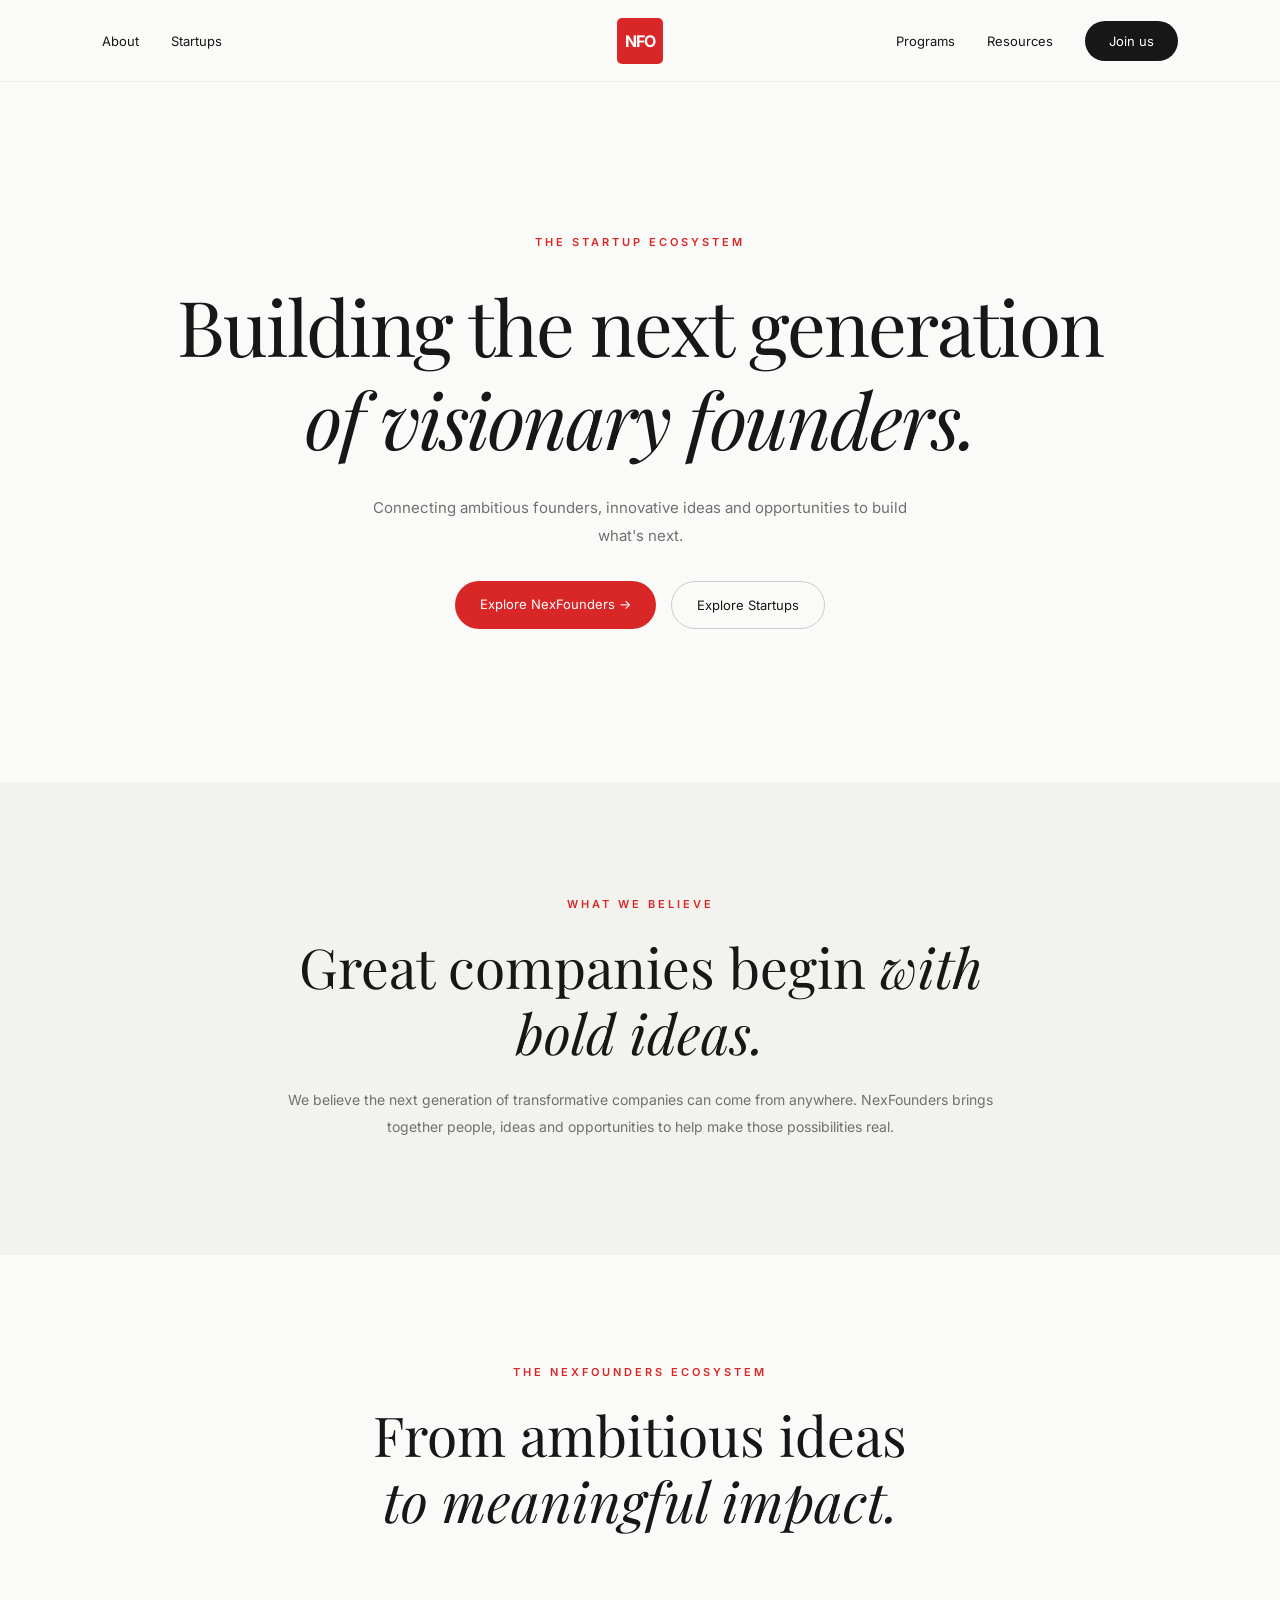
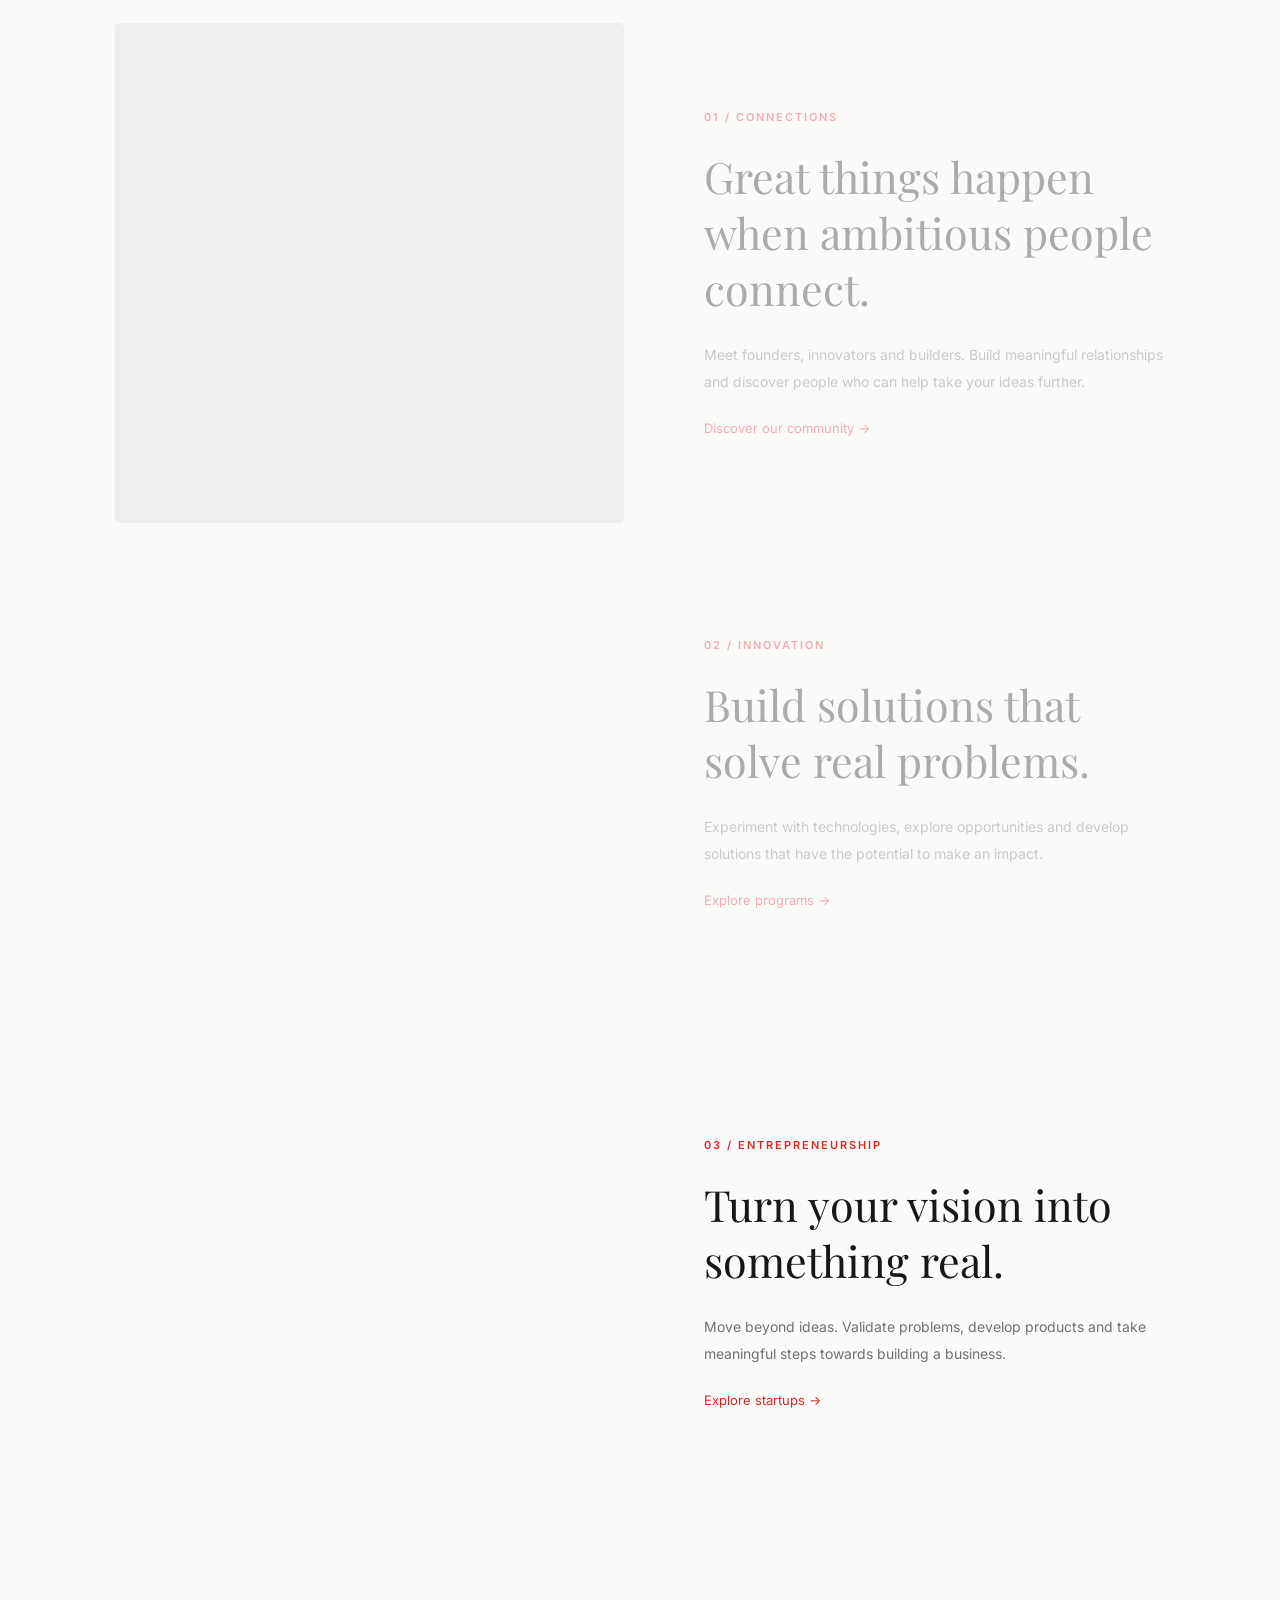
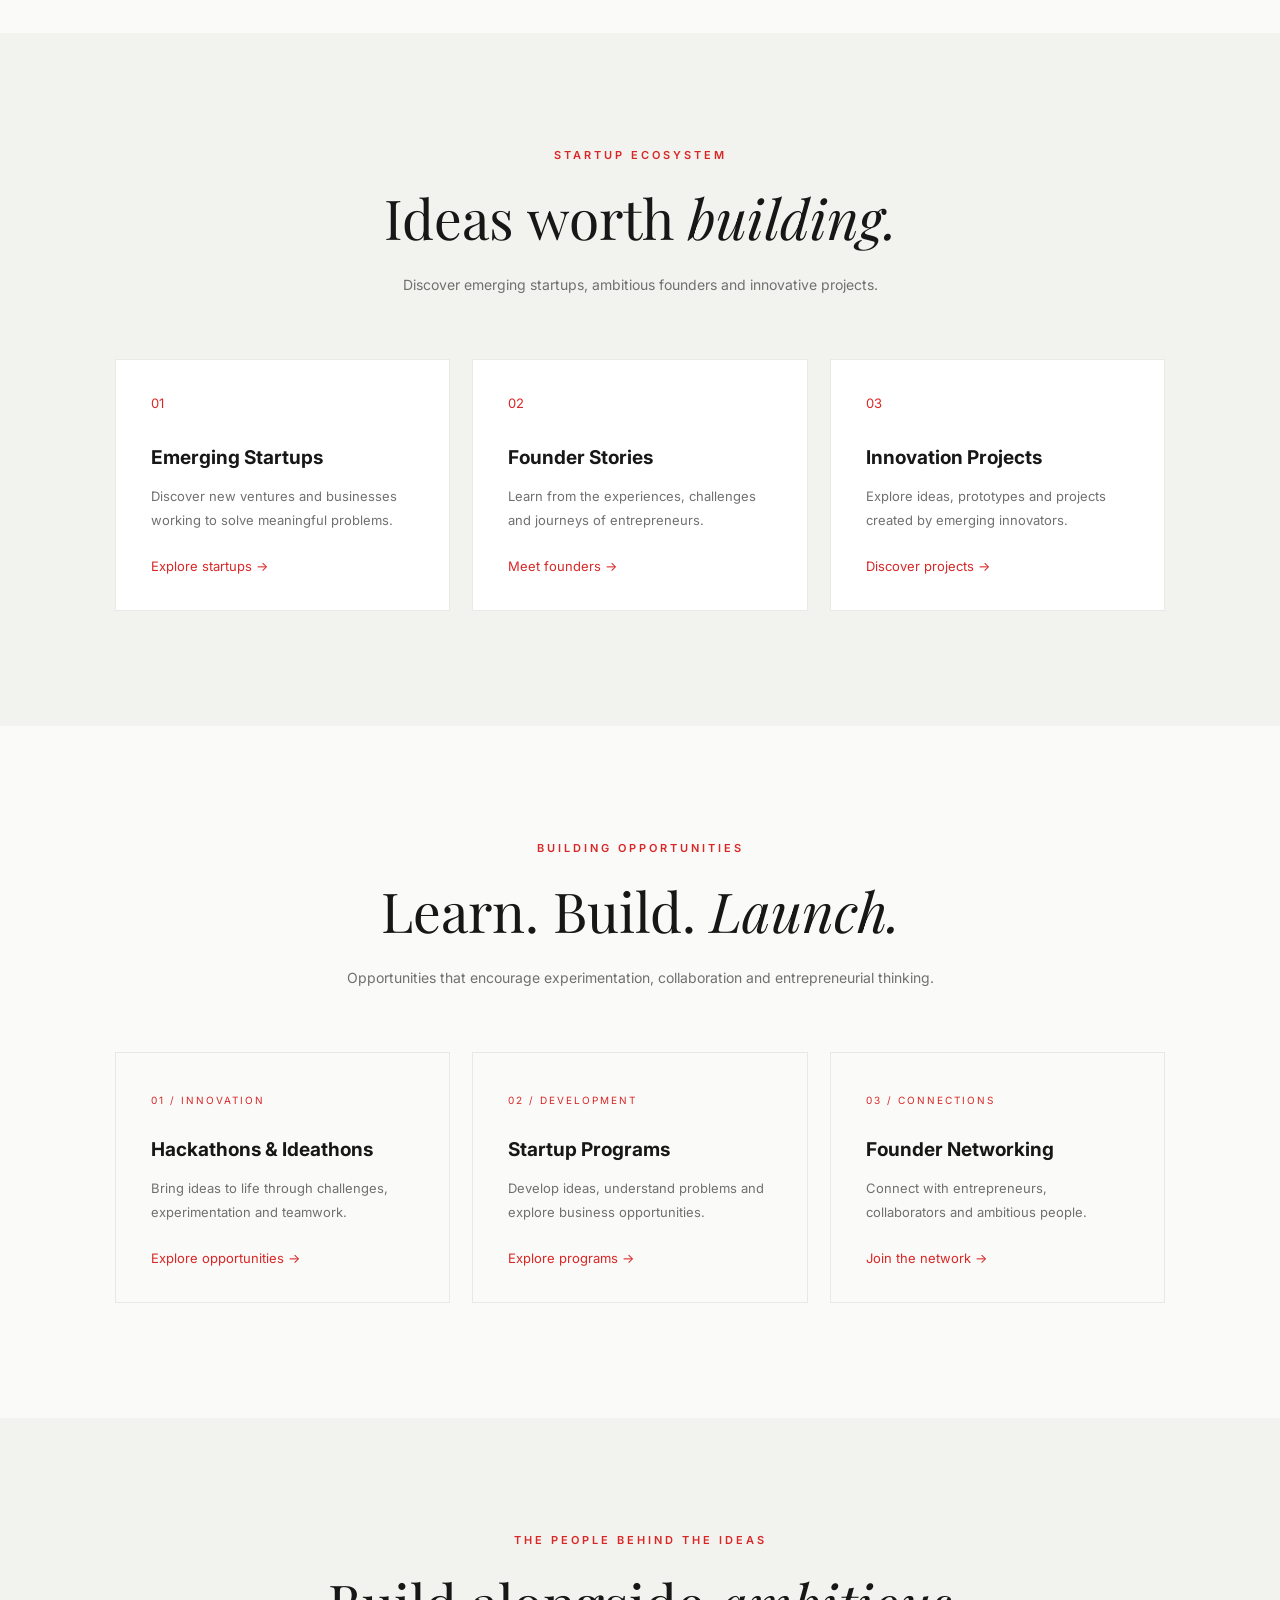
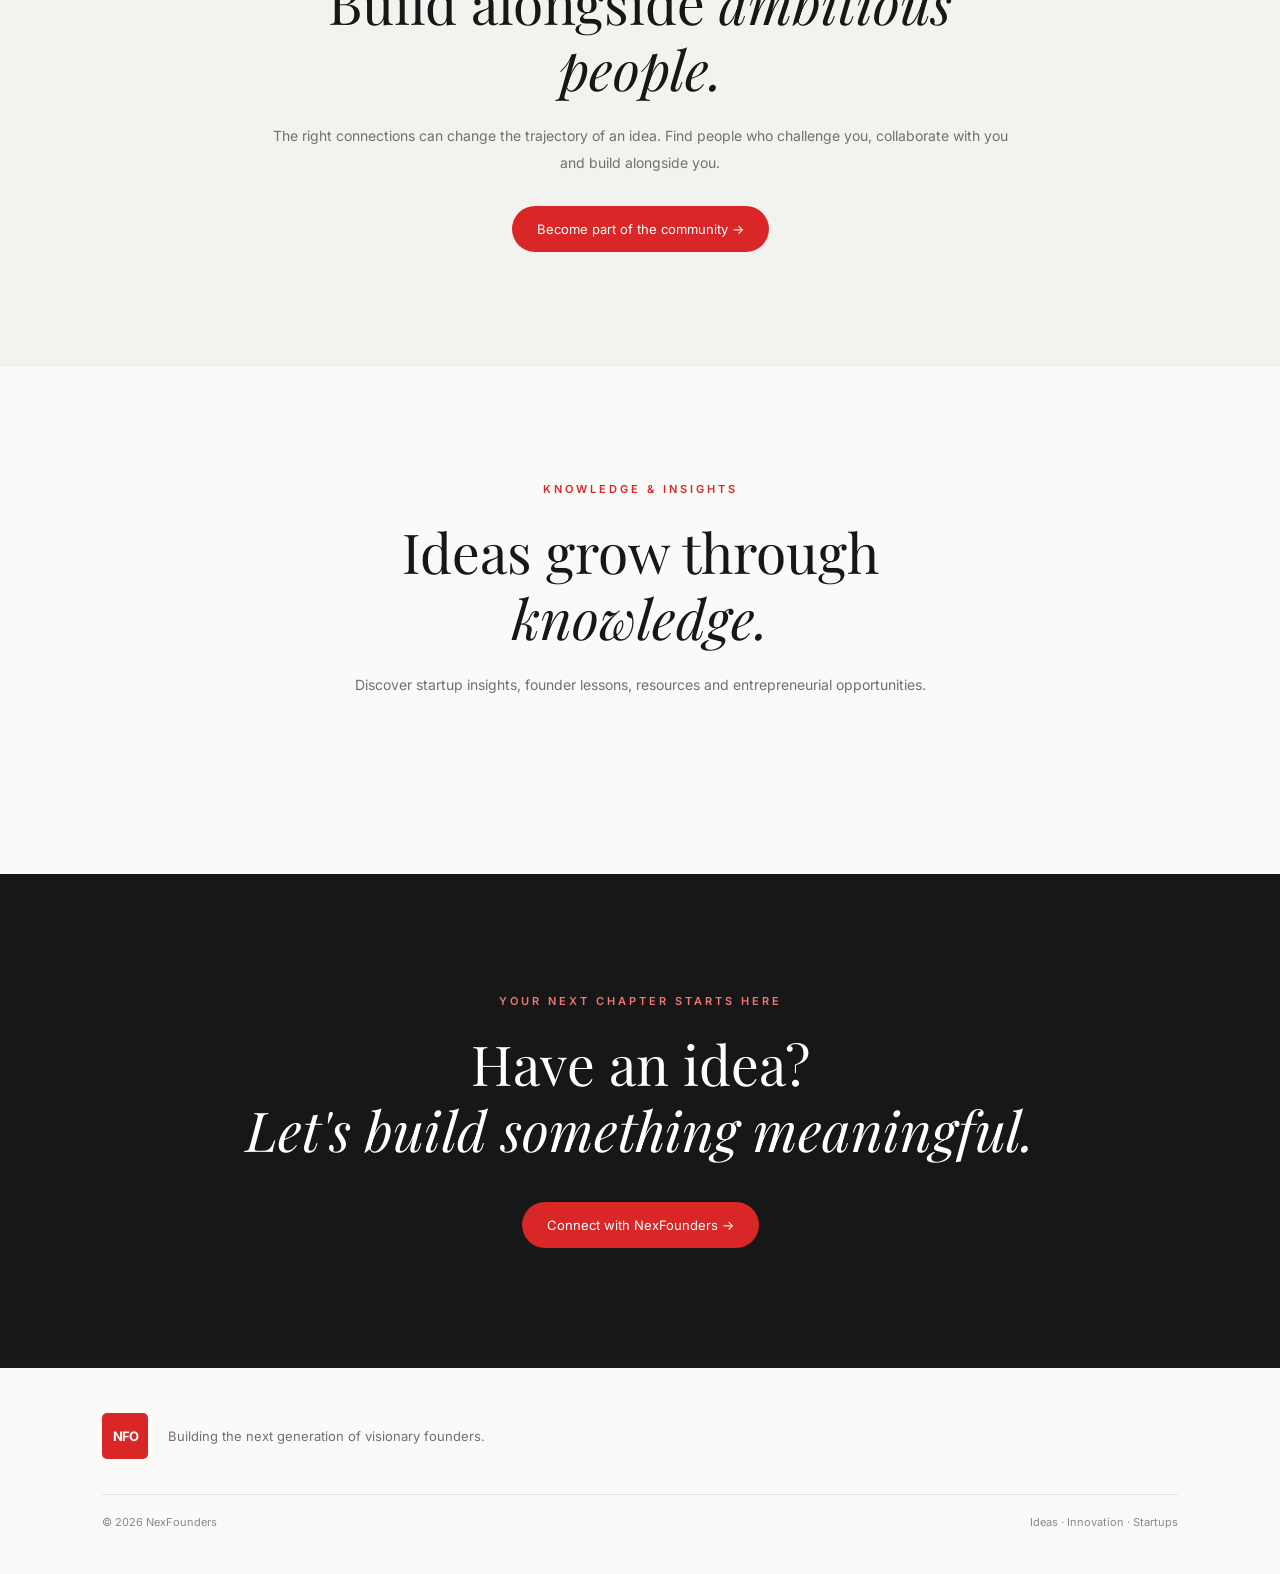
<file: index.html>
<!DOCTYPE html>
<html lang="en">
<head>
    <meta charset="UTF-8">
    <meta name="viewport" content="width=device-width, initial-scale=1.0">

    <title>NexFounders | Startup Ecosystem</title>
    <meta name="description" content="Building the next generation of visionary founders. Discover startups, founders, programs and opportunities with NexFounders.">

    <link rel="stylesheet" href="style.css">

    <link rel="preconnect" href="https://fonts.googleapis.com">
    <link href="https://fonts.googleapis.com/css2?family=Inter:wght@400;500;600;700&family=Playfair+Display:ital,wght@0,400;0,500;1,400&display=swap" rel="stylesheet">
</head>

<body>

<!-- NAVIGATION -->

<header class="navbar">

    <nav class="nav-left">
        <a href="#about">About</a>
        <a href="#startups">Startups</a>
    </nav>

    <a href="#" class="logo">NFO</a>

    <nav class="nav-right">
        <a href="#programs">Programs</a>
        <a href="#resources">Resources</a>
        <a href="#join" class="nav-button">Join us</a>
    </nav>

</header>


<!-- HERO -->

<section class="hero">

    <div class="hero-content">

        <span class="eyebrow">THE STARTUP ECOSYSTEM</span>

        <h1>
            Building the next generation
            <br>
            <em>of visionary founders.</em>
        </h1>

        <p class="hero-description">
            Connecting ambitious founders, innovative ideas
            and opportunities to build what's next.
        </p>

        <div class="hero-actions">
            <a href="#programs" class="primary-btn">
                Explore NexFounders →
            </a>

            <a href="#startups" class="secondary-btn">
                Explore Startups
            </a>
        </div>

    </div>

</section>


<!-- INTRODUCTION -->

<section class="intro section" id="about">

    <div class="intro-content reveal">

        <span class="section-label">WHAT WE BELIEVE</span>

        <h2>
            Great companies begin
            <em>with bold ideas.</em>
        </h2>

        <p>
            We believe the next generation of transformative
            companies can come from anywhere. NexFounders
            brings together people, ideas and opportunities
            to help make those possibilities real.
        </p>

    </div>

</section>


<!-- STICKY IMAGE STORYTELLING -->

<section class="story-section">

    <div class="story-heading reveal">
        <span class="section-label">THE NEXFOUNDERS ECOSYSTEM</span>

        <h2>
            From ambitious ideas
            <br>
            <em>to meaningful impact.</em>
        </h2>
    </div>


    <div class="story-layout">

        <!-- STICKY IMAGE -->

        <div class="story-visual">

            <div class="story-image active"
                 data-image="0"
                 style="background-image:url('https://images.unsplash.com/photo-1521737711867-e3b97375f902?w=1200')">
            </div>

            <div class="story-image"
                 data-image="1"
                 style="background-image:url('https://images.unsplash.com/photo-1552664730-d307ca884978?w=1200')">
            </div>

            <div class="story-image"
                 data-image="2"
                 style="background-image:url('https://images.unsplash.com/photo-1556761175-b413da4baf72?w=1200')">
            </div>

        </div>


        <!-- SCROLLING TEXT -->

        <div class="story-content">

            <article class="story-item" data-story="0">

                <span>01 / CONNECTIONS</span>

                <h2>
                    Great things happen when ambitious people connect.
                </h2>

                <p>
                    Meet founders, innovators and builders.
                    Build meaningful relationships and discover
                    people who can help take your ideas further.
                </p>

                <a href="#community">Discover our community →</a>

            </article>


            <article class="story-item" data-story="1">

                <span>02 / INNOVATION</span>

                <h2>
                    Build solutions that solve real problems.
                </h2>

                <p>
                    Experiment with technologies, explore
                    opportunities and develop solutions
                    that have the potential to make an impact.
                </p>

                <a href="#programs">Explore programs →</a>

            </article>


            <article class="story-item" data-story="2">

                <span>03 / ENTREPRENEURSHIP</span>

                <h2>
                    Turn your vision into something real.
                </h2>

                <p>
                    Move beyond ideas. Validate problems,
                    develop products and take meaningful
                    steps towards building a business.
                </p>

                <a href="#startups">Explore startups →</a>

            </article>

        </div>

    </div>

</section>


<!-- STARTUP SHOWCASE -->

<section class="startups section" id="startups">

    <div class="section-heading reveal">

        <span class="section-label">STARTUP ECOSYSTEM</span>

        <h2>
            Ideas worth <em>building.</em>
        </h2>

        <p>
            Discover emerging startups, ambitious founders
            and innovative projects.
        </p>

    </div>


    <div class="startup-grid">

        <article class="startup-card reveal">

            <div class="startup-number">01</div>

            <h3>Emerging Startups</h3>

            <p>
                Discover new ventures and businesses
                working to solve meaningful problems.
            </p>

            <a href="#">Explore startups →</a>

        </article>


        <article class="startup-card reveal">

            <div class="startup-number">02</div>

            <h3>Founder Stories</h3>

            <p>
                Learn from the experiences, challenges
                and journeys of entrepreneurs.
            </p>

            <a href="#">Meet founders →</a>

        </article>


        <article class="startup-card reveal">

            <div class="startup-number">03</div>

            <h3>Innovation Projects</h3>

            <p>
                Explore ideas, prototypes and projects
                created by emerging innovators.
            </p>

            <a href="#">Discover projects →</a>

        </article>

    </div>

</section>


<!-- PROGRAMS -->

<section class="programs section" id="programs">

    <div class="section-heading reveal">

        <span class="section-label">BUILDING OPPORTUNITIES</span>

        <h2>
            Learn. Build. <em>Launch.</em>
        </h2>

        <p>
            Opportunities that encourage experimentation,
            collaboration and entrepreneurial thinking.
        </p>

    </div>


    <div class="program-grid">

        <article class="program-card reveal">

            <span>01 / INNOVATION</span>

            <h3>Hackathons & Ideathons</h3>

            <p>
                Bring ideas to life through challenges,
                experimentation and teamwork.
            </p>

            <a href="#">Explore opportunities →</a>

        </article>


        <article class="program-card reveal">

            <span>02 / DEVELOPMENT</span>

            <h3>Startup Programs</h3>

            <p>
                Develop ideas, understand problems
                and explore business opportunities.
            </p>

            <a href="#">Explore programs →</a>

        </article>


        <article class="program-card reveal">

            <span>03 / CONNECTIONS</span>

            <h3>Founder Networking</h3>

            <p>
                Connect with entrepreneurs, collaborators
                and ambitious people.
            </p>

            <a href="#">Join the network →</a>

        </article>

    </div>

</section>


<!-- COMMUNITY -->

<section class="community section" id="community">

    <div class="community-content reveal">

        <span class="section-label">THE PEOPLE BEHIND THE IDEAS</span>

        <h2>
            Build alongside
            <em>ambitious people.</em>
        </h2>

        <p>
            The right connections can change the trajectory
            of an idea. Find people who challenge you,
            collaborate with you and build alongside you.
        </p>

        <a href="https://chat.whatsapp.com/KbLwcWMu7Dg7ve6Pij5kVA" class="primary-btn">
            Become part of the community →
        </a>

    </div>

</section>


<!-- RESOURCES -->

<section class="resources section" id="resources">

    <div class="section-heading reveal">

        <span class="section-label">KNOWLEDGE & INSIGHTS</span>

        <h2>
            Ideas grow through
            <em>knowledge.</em>
        </h2>

        <p>
            Discover startup insights, founder lessons,
            resources and entrepreneurial opportunities.
        </p>

    </div>

</section>


<!-- FINAL CTA -->

<section class="final-cta" id="join">

    <div class="reveal">

        <span class="section-label">YOUR NEXT CHAPTER STARTS HERE</span>

        <h2>
            Have an idea?
            <br>
            <em>Let's build something meaningful.</em>
        </h2>

        <a href="https://www.instagram.com/nexfounders_?utm_source=ig_web_button_share_sheet&lqvp=ZDNlZDc0MzIxNw==" 
           class="primary-btn">
            Connect with NexFounders →
        </a>

    </div>

</section>


<!-- FOOTER -->

<footer>

    <div class="footer-top">

        <a href="#" class="footer-logo">NFO</a>

        <p>
            Building the next generation
            of visionary founders.
        </p>

    </div>

    <div class="footer-bottom">

        <span>© 2026 NexFounders</span>

        <span>Ideas · Innovation · Startups</span>

    </div>

</footer>


<script src="script.js"></script>

</body>
</html>
</file>
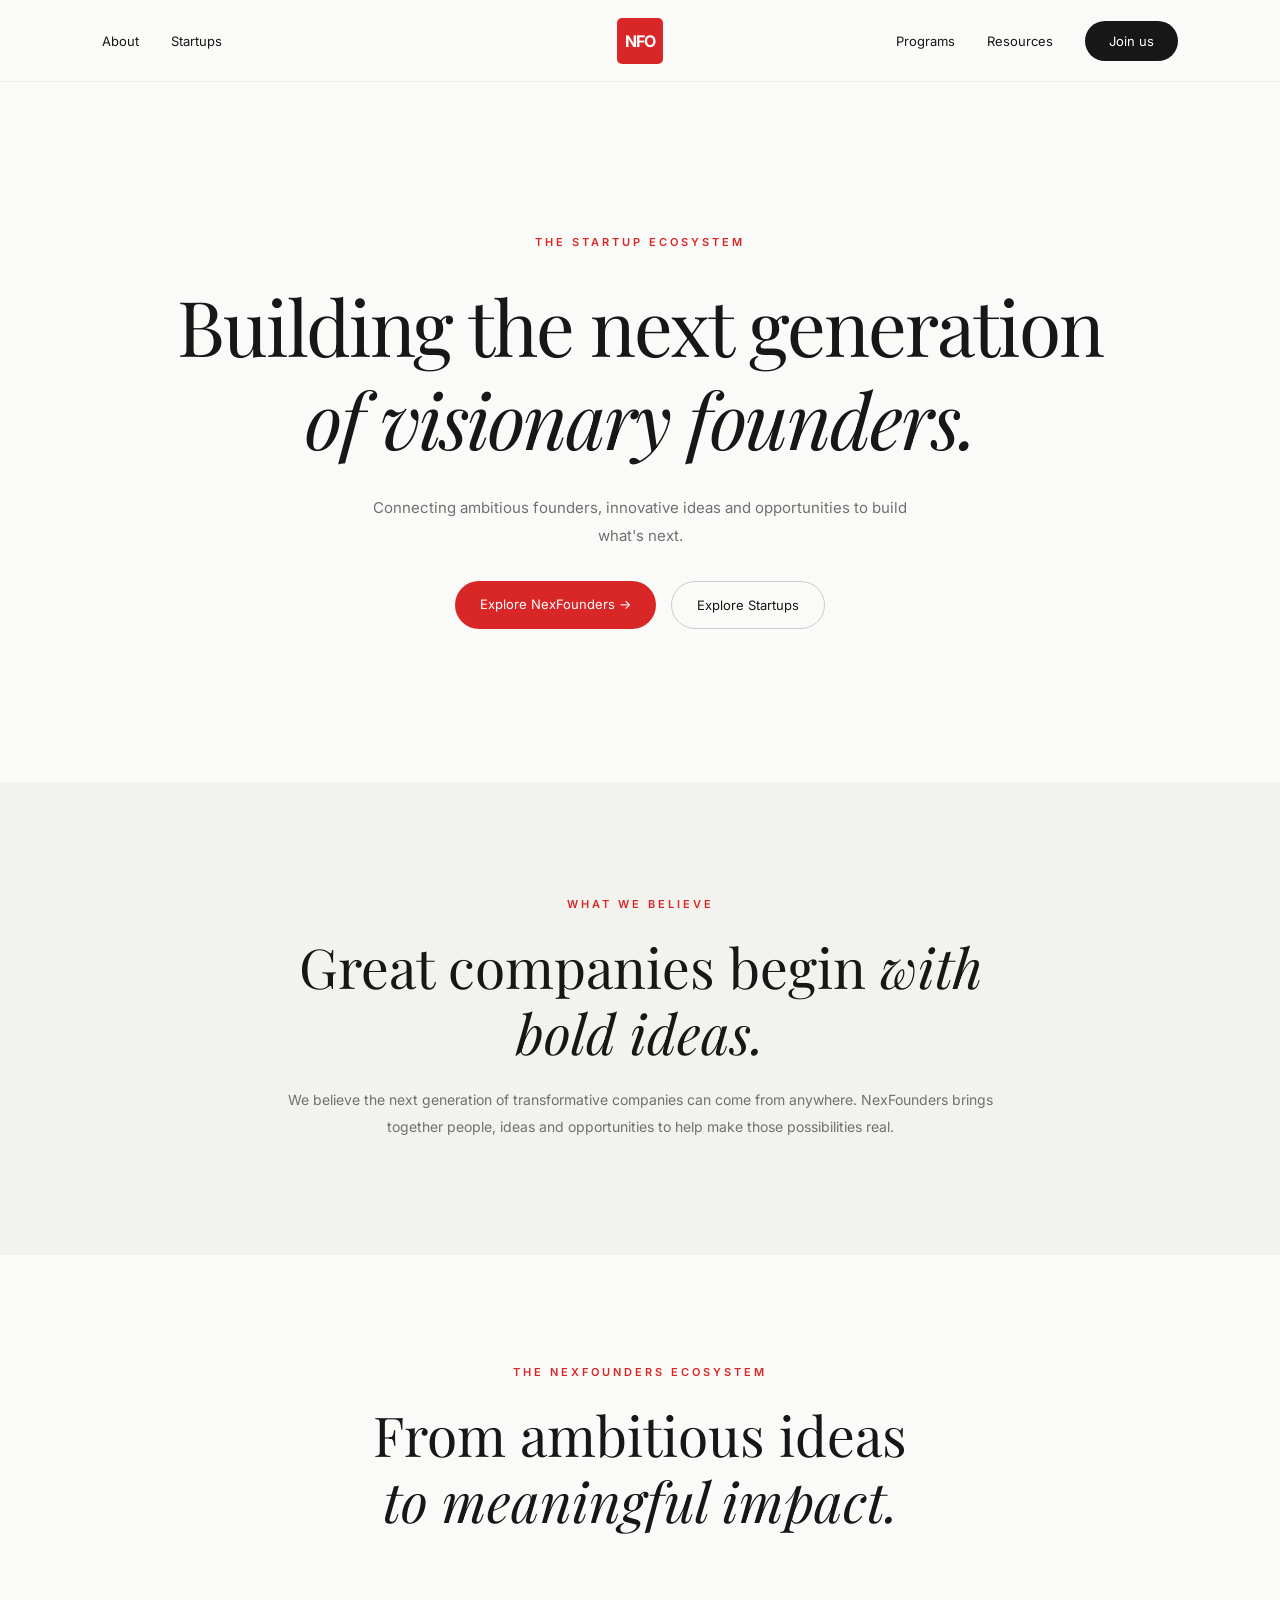
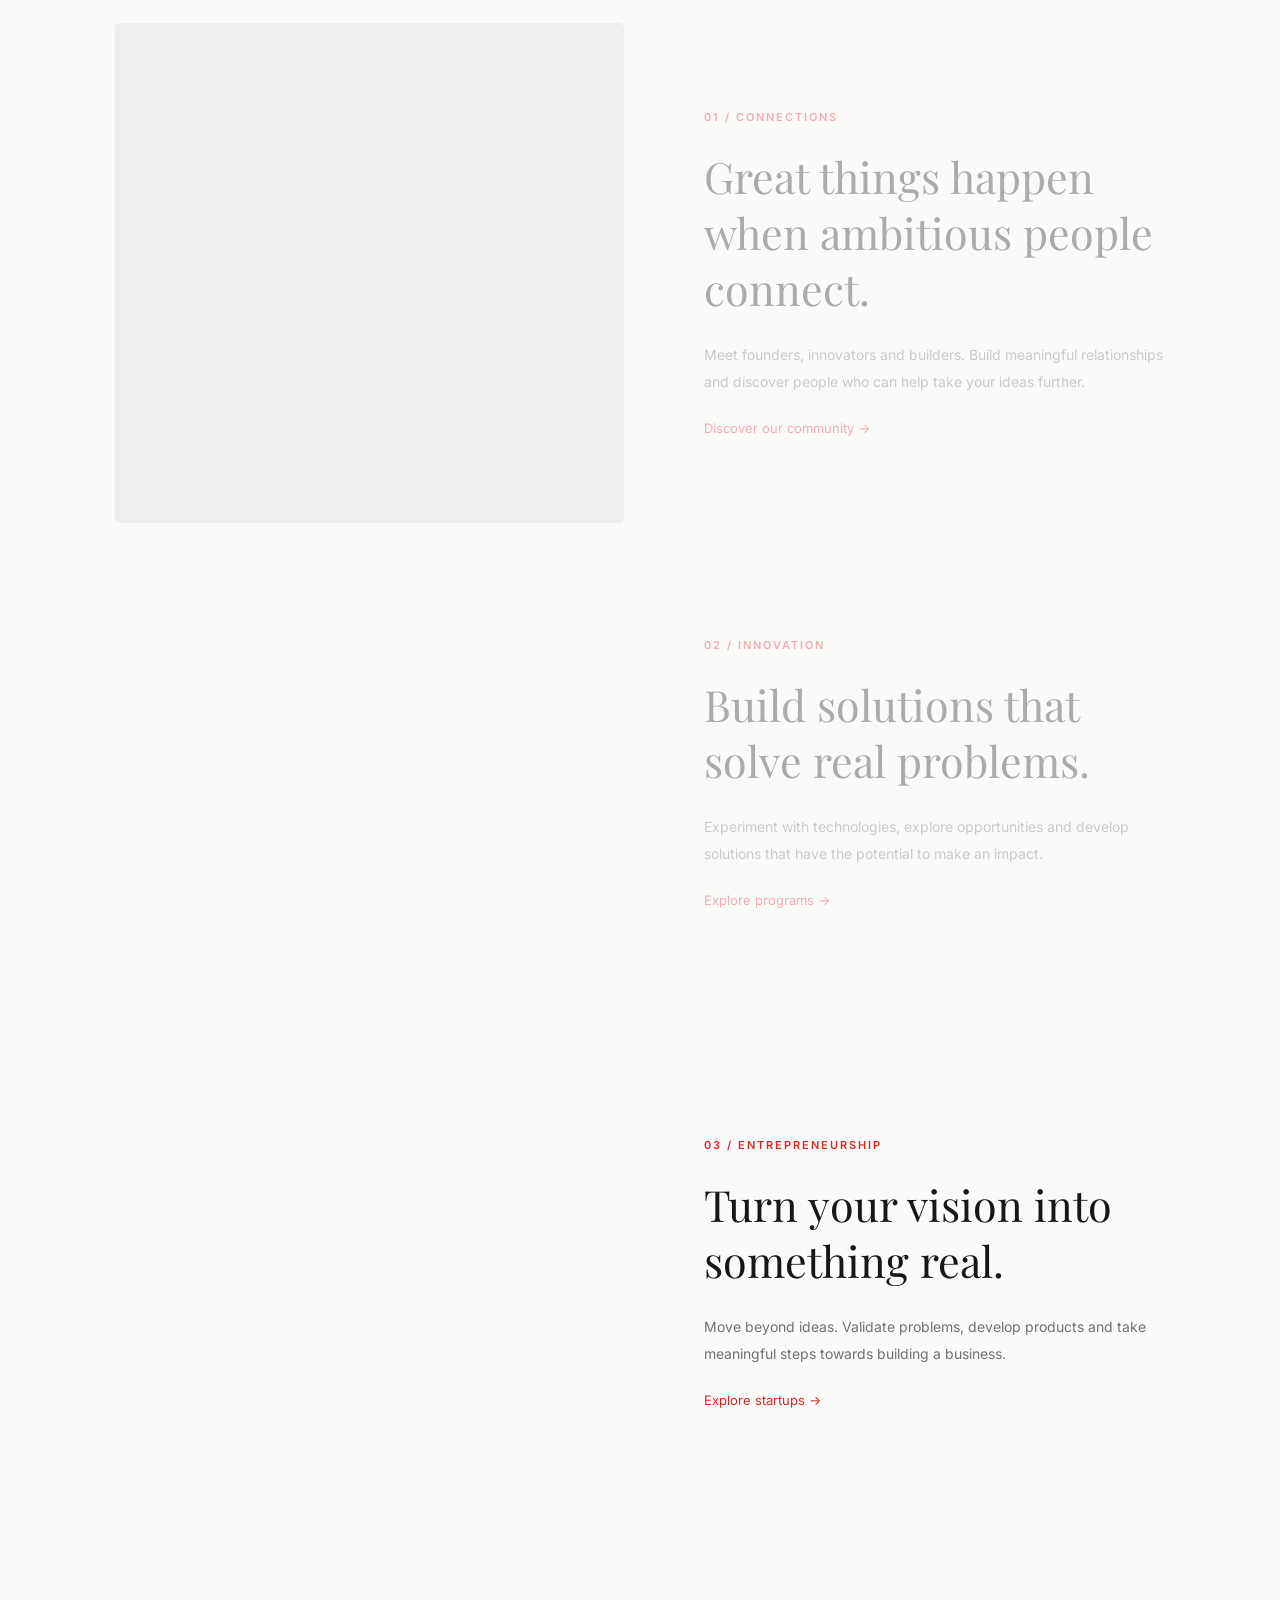
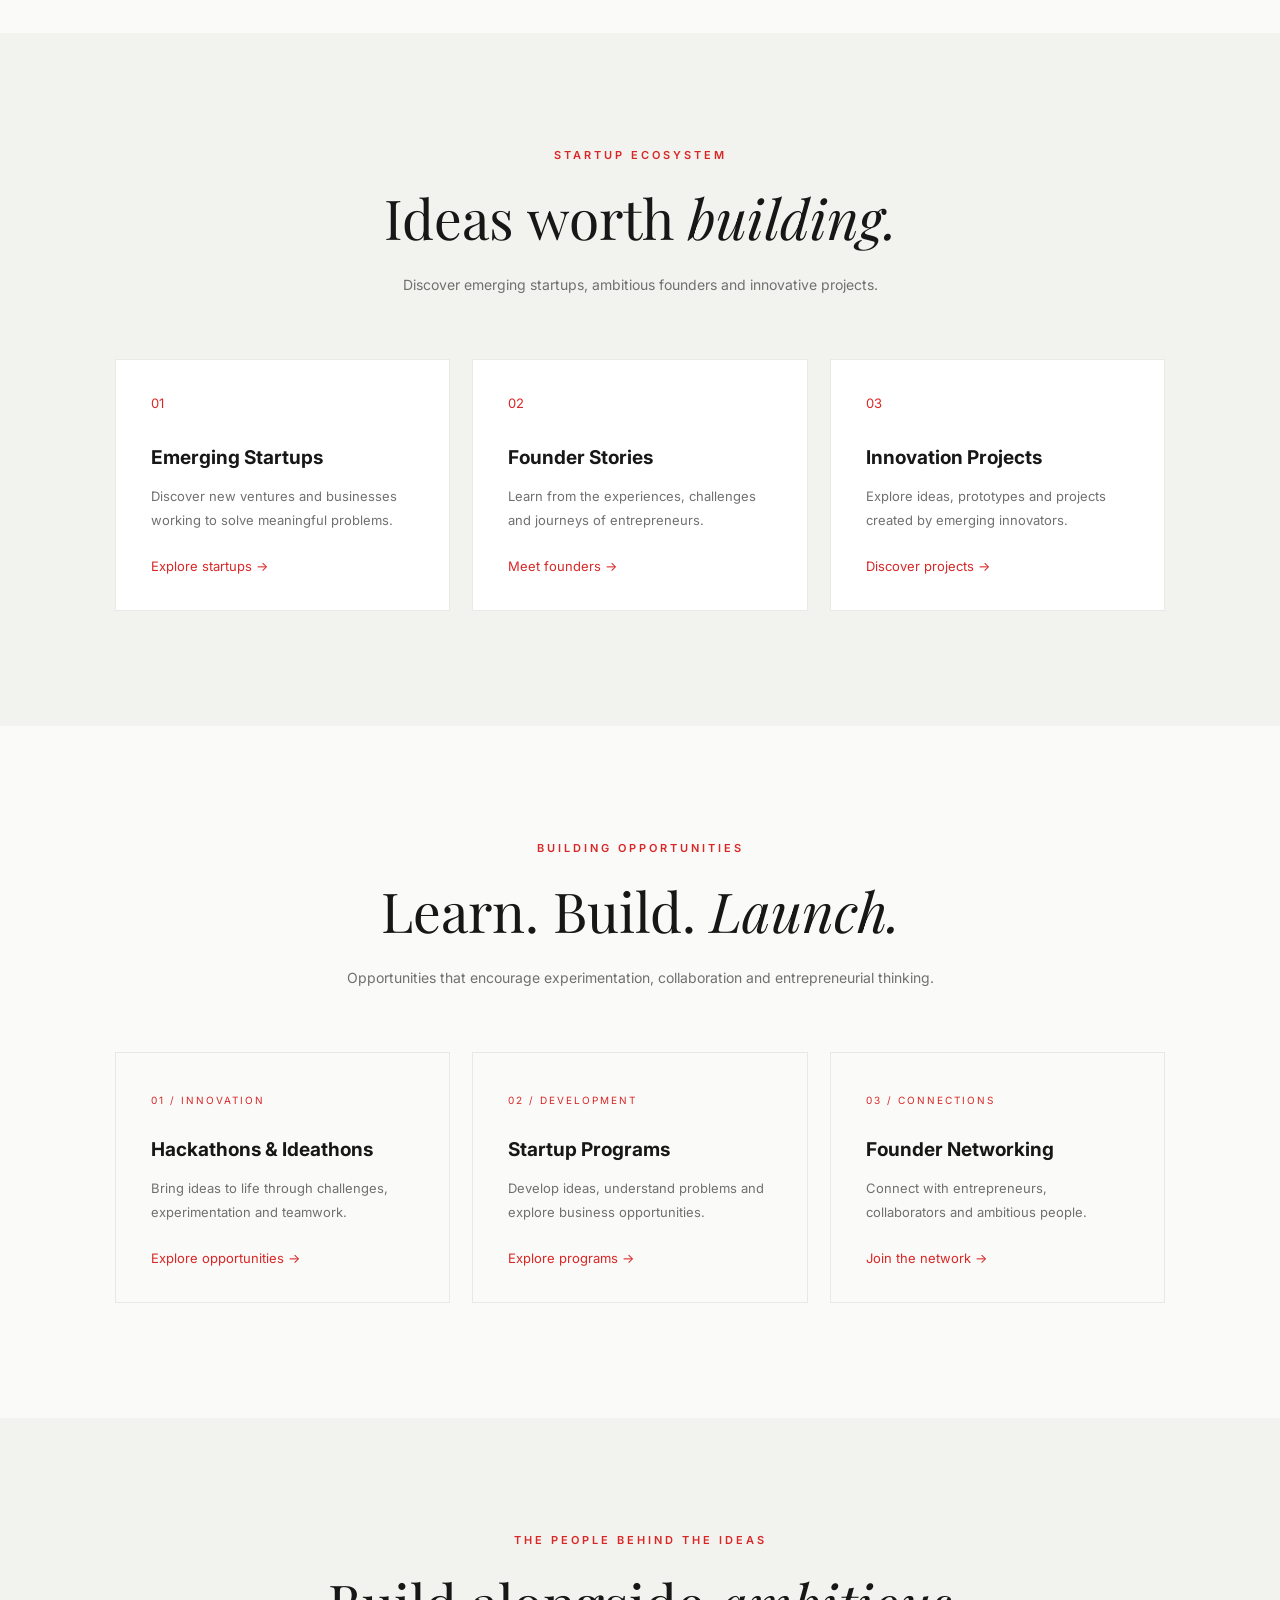
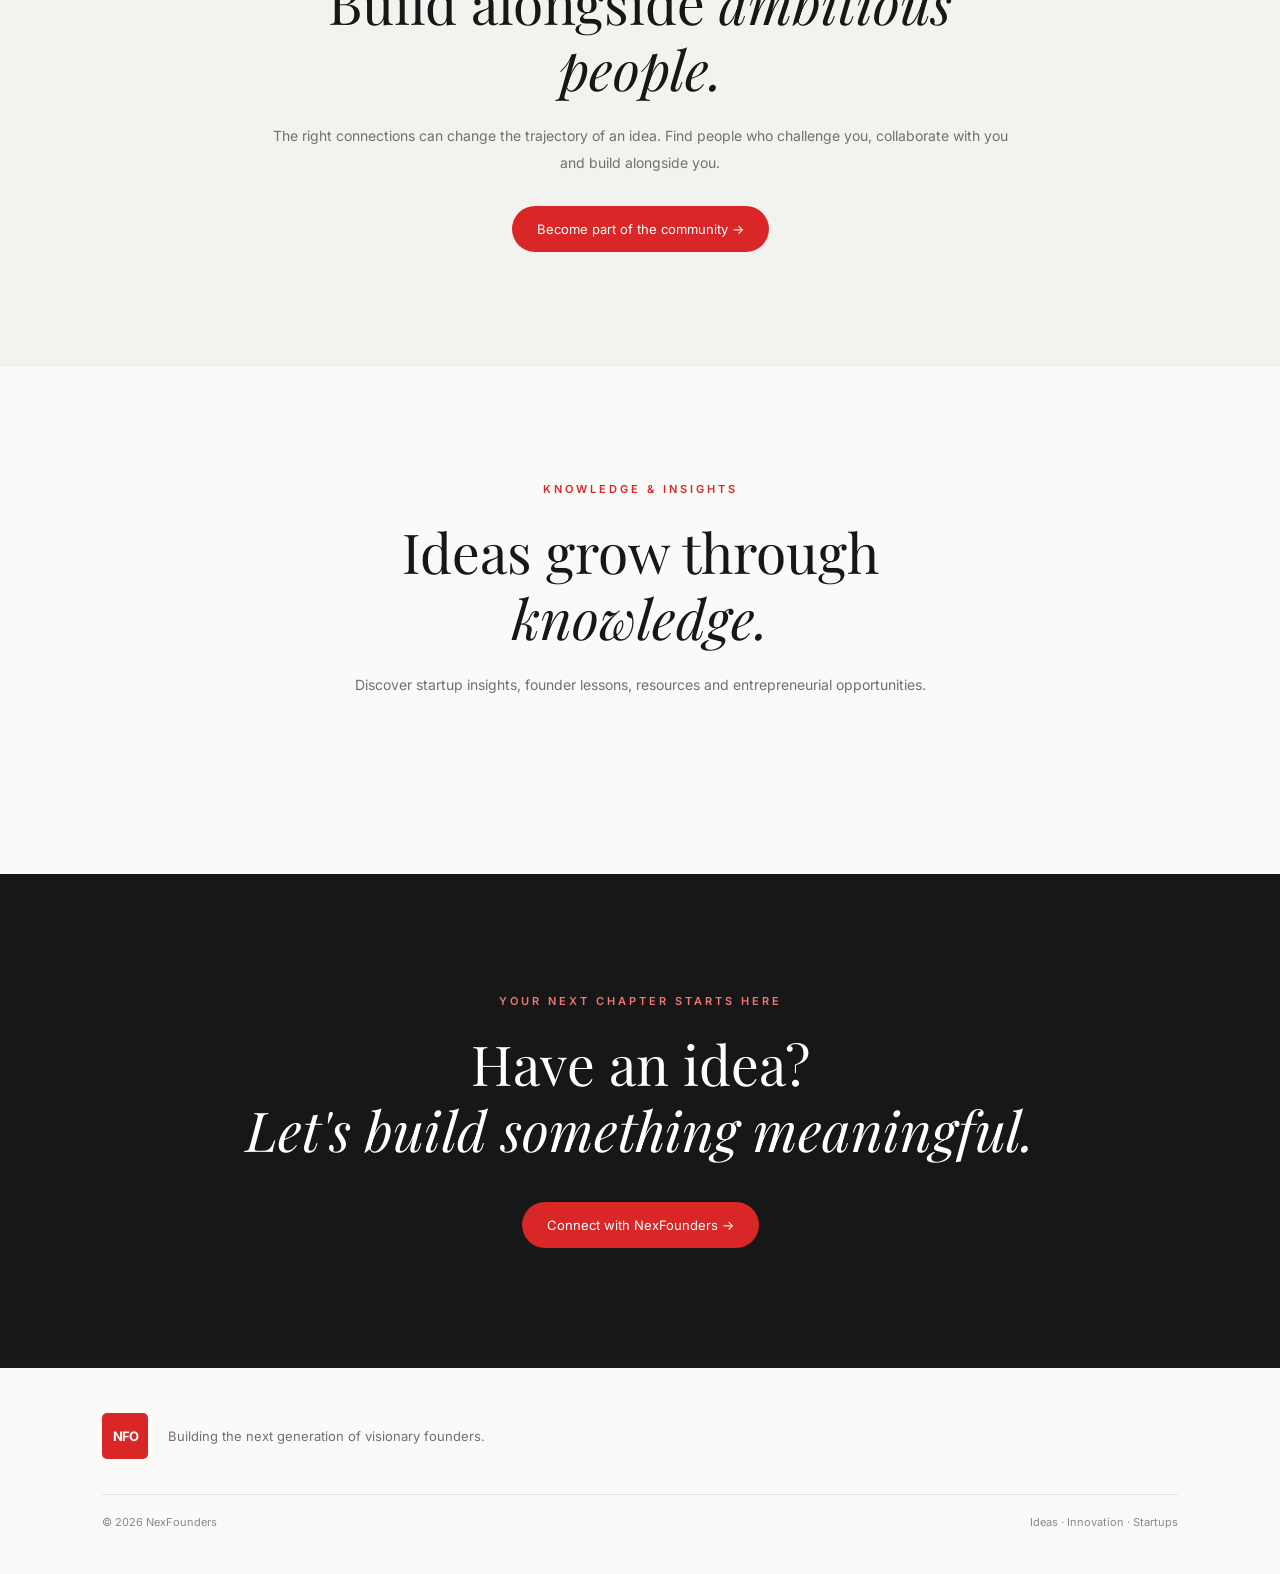
<file: structure-index.html>
<!DOCTYPE html>
<html lang="en">
<head>
    <meta charset="UTF-8">
    <meta name="viewport" content="width=device-width, initial-scale=1.0">

    <title>NexFounders | Startup Ecosystem</title>
    <meta name="description" content="Building the next generation of visionary founders. Discover startups, founders, programs and opportunities with NexFounders.">

    <link rel="stylesheet" href="style.css">

    <link rel="preconnect" href="https://fonts.googleapis.com">
    <link href="https://fonts.googleapis.com/css2?family=Inter:wght@400;500;600;700&family=Playfair+Display:ital,wght@0,400;0,500;1,400&display=swap" rel="stylesheet">
</head>

<body>

<!-- NAVIGATION -->

<header class="navbar">

    <nav class="nav-left">
        <a href="#about">About</a>
        <a href="#startups">Startups</a>
    </nav>

    <a href="#" class="logo">NFO</a>

    <nav class="nav-right">
        <a href="#programs">Programs</a>
        <a href="#resources">Resources</a>
        <a href="#join" class="nav-button">Join us</a>
    </nav>

</header>


<!-- HERO -->

<section class="hero">

    <div class="hero-content">

        <span class="eyebrow">THE STARTUP ECOSYSTEM</span>

        <h1>
            Building the next generation
            <br>
            <em>of visionary founders.</em>
        </h1>

        <p class="hero-description">
            Connecting ambitious founders, innovative ideas
            and opportunities to build what's next.
        </p>

        <div class="hero-actions">
            <a href="#programs" class="primary-btn">
                Explore NexFounders →
            </a>

            <a href="#startups" class="secondary-btn">
                Explore Startups
            </a>
        </div>

    </div>

</section>


<!-- INTRODUCTION -->

<section class="intro section" id="about">

    <div class="intro-content reveal">

        <span class="section-label">WHAT WE BELIEVE</span>

        <h2>
            Great companies begin
            <em>with bold ideas.</em>
        </h2>

        <p>
            We believe the next generation of transformative
            companies can come from anywhere. NexFounders
            brings together people, ideas and opportunities
            to help make those possibilities real.
        </p>

    </div>

</section>


<!-- STICKY IMAGE STORYTELLING -->

<section class="story-section">

    <div class="story-heading reveal">
        <span class="section-label">THE NEXFOUNDERS ECOSYSTEM</span>

        <h2>
            From ambitious ideas
            <br>
            <em>to meaningful impact.</em>
        </h2>
    </div>


    <div class="story-layout">

        <!-- STICKY IMAGE -->

        <div class="story-visual">

            <div class="story-image active"
                 data-image="0"
                 style="background-image:url('https://images.unsplash.com/photo-1521737711867-e3b97375f902?w=1200')">
            </div>

            <div class="story-image"
                 data-image="1"
                 style="background-image:url('https://images.unsplash.com/photo-1552664730-d307ca884978?w=1200')">
            </div>

            <div class="story-image"
                 data-image="2"
                 style="background-image:url('https://images.unsplash.com/photo-1556761175-b413da4baf72?w=1200')">
            </div>

        </div>


        <!-- SCROLLING TEXT -->

        <div class="story-content">

            <article class="story-item" data-story="0">

                <span>01 / CONNECTIONS</span>

                <h2>
                    Great things happen when ambitious people connect.
                </h2>

                <p>
                    Meet founders, innovators and builders.
                    Build meaningful relationships and discover
                    people who can help take your ideas further.
                </p>

                <a href="#community">Discover our community →</a>

            </article>


            <article class="story-item" data-story="1">

                <span>02 / INNOVATION</span>

                <h2>
                    Build solutions that solve real problems.
                </h2>

                <p>
                    Experiment with technologies, explore
                    opportunities and develop solutions
                    that have the potential to make an impact.
                </p>

                <a href="#programs">Explore programs →</a>

            </article>


            <article class="story-item" data-story="2">

                <span>03 / ENTREPRENEURSHIP</span>

                <h2>
                    Turn your vision into something real.
                </h2>

                <p>
                    Move beyond ideas. Validate problems,
                    develop products and take meaningful
                    steps towards building a business.
                </p>

                <a href="#startups">Explore startups →</a>

            </article>

        </div>

    </div>

</section>


<!-- STARTUP SHOWCASE -->

<section class="startups section" id="startups">

    <div class="section-heading reveal">

        <span class="section-label">STARTUP ECOSYSTEM</span>

        <h2>
            Ideas worth <em>building.</em>
        </h2>

        <p>
            Discover emerging startups, ambitious founders
            and innovative projects.
        </p>

    </div>


    <div class="startup-grid">

        <article class="startup-card reveal">

            <div class="startup-number">01</div>

            <h3>Emerging Startups</h3>

            <p>
                Discover new ventures and businesses
                working to solve meaningful problems.
            </p>

            <a href="#">Explore startups →</a>

        </article>


        <article class="startup-card reveal">

            <div class="startup-number">02</div>

            <h3>Founder Stories</h3>

            <p>
                Learn from the experiences, challenges
                and journeys of entrepreneurs.
            </p>

            <a href="#">Meet founders →</a>

        </article>


        <article class="startup-card reveal">

            <div class="startup-number">03</div>

            <h3>Innovation Projects</h3>

            <p>
                Explore ideas, prototypes and projects
                created by emerging innovators.
            </p>

            <a href="#">Discover projects →</a>

        </article>

    </div>

</section>


<!-- PROGRAMS -->

<section class="programs section" id="programs">

    <div class="section-heading reveal">

        <span class="section-label">BUILDING OPPORTUNITIES</span>

        <h2>
            Learn. Build. <em>Launch.</em>
        </h2>

        <p>
            Opportunities that encourage experimentation,
            collaboration and entrepreneurial thinking.
        </p>

    </div>


    <div class="program-grid">

        <article class="program-card reveal">

            <span>01 / INNOVATION</span>

            <h3>Hackathons & Ideathons</h3>

            <p>
                Bring ideas to life through challenges,
                experimentation and teamwork.
            </p>

            <a href="#">Explore opportunities →</a>

        </article>


        <article class="program-card reveal">

            <span>02 / DEVELOPMENT</span>

            <h3>Startup Programs</h3>

            <p>
                Develop ideas, understand problems
                and explore business opportunities.
            </p>

            <a href="#">Explore programs →</a>

        </article>


        <article class="program-card reveal">

            <span>03 / CONNECTIONS</span>

            <h3>Founder Networking</h3>

            <p>
                Connect with entrepreneurs, collaborators
                and ambitious people.
            </p>

            <a href="#">Join the network →</a>

        </article>

    </div>

</section>


<!-- COMMUNITY -->

<section class="community section" id="community">

    <div class="community-content reveal">

        <span class="section-label">THE PEOPLE BEHIND THE IDEAS</span>

        <h2>
            Build alongside
            <em>ambitious people.</em>
        </h2>

        <p>
            The right connections can change the trajectory
            of an idea. Find people who challenge you,
            collaborate with you and build alongside you.
        </p>

        <a href="#join" class="primary-btn">
            Become part of the community →
        </a>

    </div>

</section>


<!-- RESOURCES -->

<section class="resources section" id="resources">

    <div class="section-heading reveal">

        <span class="section-label">KNOWLEDGE & INSIGHTS</span>

        <h2>
            Ideas grow through
            <em>knowledge.</em>
        </h2>

        <p>
            Discover startup insights, founder lessons,
            resources and entrepreneurial opportunities.
        </p>

    </div>

</section>


<!-- FINAL CTA -->

<section class="final-cta" id="join">

    <div class="reveal">

        <span class="section-label">YOUR NEXT CHAPTER STARTS HERE</span>

        <h2>
            Have an idea?
            <br>
            <em>Let's build something meaningful.</em>
        </h2>

        <a href="mailto:contact@nexfounders.org"
           class="primary-btn">
            Connect with NexFounders →
        </a>

    </div>

</section>


<!-- FOOTER -->

<footer>

    <div class="footer-top">

        <a href="#" class="footer-logo">NFO</a>

        <p>
            Building the next generation
            of visionary founders.
        </p>

    </div>

    <div class="footer-bottom">

        <span>© 2026 NexFounders</span>

        <span>Ideas · Innovation · Startups</span>

    </div>

</footer>


<script src="script.js"></script>

</body>
</html>
</file>
<file: style.css>
/* =================================
   GLOBAL
================================= */

* {
    margin: 0;
    padding: 0;
    box-sizing: border-box;
}

html {
    scroll-behavior: smooth;
}

body {
    background: #fafaf8;
    color: #171717;
    font-family: 'Inter', sans-serif;
    overflow-x: hidden;
}

a {
    text-decoration: none;
    color: inherit;
}

:root {
    --red: #d92727;
    --black: #171717;
    --grey: #707070;
    --background: #fafaf8;
}


/* =================================
   NAVIGATION
================================= */

.navbar {
    height: 82px;
    padding: 0 8%;
    display: grid;
    grid-template-columns: 1fr auto 1fr;
    align-items: center;
    position: sticky;
    top: 0;
    z-index: 100;
    background: rgba(250,250,248,.96);
    backdrop-filter: blur(12px);
    border-bottom: 1px solid #eeeeea;
}

.nav-left,
.nav-right {
    display: flex;
    align-items: center;
    gap: 32px;
    font-size: 13px;
}

.nav-right {
    justify-content: flex-end;
}

.nav-left a,
.nav-right a {
    transition: color .3s;
}

.nav-left a:hover,
.nav-right a:hover {
    color: var(--red);
}

.logo,
.footer-logo {
    width: 46px;
    height: 46px;
    display: flex;
    align-items: center;
    justify-content: center;
    background: var(--red);
    color: white;
    border-radius: 5px;
    font-weight: 700;
    letter-spacing: -1px;
}

.nav-button {
    padding: 12px 24px;
    border-radius: 30px;
    background: var(--black);
    color: white !important;
}


/* =================================
   HERO
================================= */

.hero {
    min-height: 700px;
    display: flex;
    justify-content: center;
    align-items: center;
    text-align: center;
    padding: 100px 20px;
}

.hero-content {
    max-width: 1000px;
}

.eyebrow,
.section-label {
    display: block;
    color: var(--red);
    font-size: 11px;
    font-weight: 600;
    letter-spacing: 3px;
}

.hero h1 {
    font-family: 'Playfair Display', serif;
    font-size: clamp(42px, 6vw, 78px);
    font-weight: 400;
    line-height: 1.2;
    letter-spacing: -2px;
    margin-top: 30px;
}

.hero h1 em {
    font-weight: 400;
}

.hero-description {
    color: var(--grey);
    font-size: 15px;
    line-height: 1.9;
    max-width: 550px;
    margin: 30px auto;
}

.hero-actions {
    display: flex;
    justify-content: center;
    gap: 15px;
}


/* =================================
   BUTTONS
================================= */

.primary-btn,
.secondary-btn {
    display: inline-block;
    padding: 15px 25px;
    border-radius: 30px;
    font-size: 13px;
    transition: .3s;
}

.primary-btn {
    background: var(--red);
    color: white;
}

.primary-btn:hover {
    background: #a91f1f;
    transform: translateY(-3px);
}

.secondary-btn {
    border: 1px solid #ccc;
}

.secondary-btn:hover {
    border-color: var(--black);
}


/* =================================
   GENERAL SECTIONS
================================= */

.section {
    padding: 115px 9%;
}

.section-heading {
    text-align: center;
    max-width: 650px;
    margin: 0 auto 60px;
}

.section-heading h2,
.intro h2,
.story-heading h2,
.community h2,
.final-cta h2 {
    font-family: 'Playfair Display', serif;
    font-weight: 400;
    font-size: clamp(37px, 5vw, 55px);
    line-height: 1.2;
    margin-top: 22px;
}

.section-heading p,
.intro p,
.community p {
    color: var(--grey);
    font-size: 14px;
    line-height: 1.9;
    margin-top: 22px;
}


/* =================================
   INTRO
================================= */

.intro {
    background: #f2f2ee;
    text-align: center;
}

.intro-content {
    max-width: 750px;
    margin: auto;
}


/* =================================
   STICKY STORYTELLING
================================= */

.story-section {
    padding: 110px 9%;
}

.story-heading {
    text-align: center;
    margin-bottom: 90px;
}

.story-layout {
    display: grid;
    grid-template-columns: 1.05fr .95fr;
    gap: 80px;
    align-items: start;
}

.story-visual {
    height: 500px;
    position: sticky;
    top: 125px;
    overflow: hidden;
    border-radius: 5px;
    background: #eee;
}

.story-image {
    position: absolute;
    inset: 0;
    background-size: cover;
    background-position: center;
    opacity: 0;
    transform: scale(1.04);
    transition: opacity .7s ease, transform 1s ease;
}

.story-image.active {
    opacity: 1;
    transform: scale(1);
}

.story-content {
    display: flex;
    flex-direction: column;
}

.story-item {
    min-height: 500px;
    display: flex;
    flex-direction: column;
    justify-content: center;
    padding: 35px 0;
    opacity: .35;
    transition: opacity .5s ease;
}

.story-item.active {
    opacity: 1;
}

.story-item > span {
    color: var(--red);
    font-size: 11px;
    letter-spacing: 2px;
    font-weight: 600;
}

.story-item h2 {
    font-family: 'Playfair Display', serif;
    font-size: clamp(30px, 3.5vw, 43px);
    font-weight: 400;
    line-height: 1.3;
    margin: 25px 0;
}

.story-item p {
    color: var(--grey);
    font-size: 14px;
    line-height: 1.9;
}

.story-item a {
    margin-top: 25px;
    color: var(--red);
    font-size: 13px;
}


/* =================================
   STARTUPS
================================= */

.startups {
    background: #f2f2ee;
}

.startup-grid {
    display: grid;
    grid-template-columns: repeat(3, 1fr);
    gap: 22px;
}

.startup-card {
    background: white;
    padding: 35px;
    border: 1px solid #e9e9e5;
    transition: .3s;
}

.startup-card:hover {
    transform: translateY(-5px);
    border-color: var(--red);
}

.startup-number {
    color: var(--red);
    font-size: 13px;
    margin-bottom: 35px;
}

.startup-card h3 {
    font-size: 19px;
    margin-bottom: 15px;
}

.startup-card p,
.program-card p {
    color: var(--grey);
    font-size: 13px;
    line-height: 1.9;
}

.startup-card a,
.program-card a {
    display: inline-block;
    margin-top: 25px;
    font-size: 13px;
    color: var(--red);
}


/* =================================
   PROGRAMS
================================= */

.program-grid {
    display: grid;
    grid-template-columns: repeat(3, 1fr);
    gap: 22px;
}

.program-card {
    padding: 35px;
    border: 1px solid #e8e8e5;
    transition: .3s;
}

.program-card:hover {
    transform: translateY(-5px);
}

.program-card > span {
    color: var(--red);
    font-size: 10px;
    letter-spacing: 2px;
}

.program-card h3 {
    font-size: 19px;
    margin: 30px 0 15px;
}


/* =================================
   COMMUNITY
================================= */

.community {
    text-align: center;
    background: #f2f2ee;
}

.community-content {
    max-width: 750px;
    margin: auto;
}

.community .primary-btn {
    margin-top: 30px;
}


/* =================================
   RESOURCES
================================= */

.resources {
    min-height: 350px;
}


/* =================================
   FINAL CTA
================================= */

.final-cta {
    padding: 120px 20px;
    text-align: center;
    color: white;
    background: var(--black);
}

.final-cta .section-label {
    color: #ef7777;
}

.final-cta .primary-btn {
    margin-top: 40px;
}


/* =================================
   FOOTER
================================= */

footer {
    padding: 45px 8%;
}

.footer-top {
    display: flex;
    align-items: center;
    gap: 20px;
    color: var(--grey);
    font-size: 13px;
}

.footer-bottom {
    display: flex;
    justify-content: space-between;
    border-top: 1px solid #e5e5e5;
    margin-top: 35px;
    padding-top: 20px;
    color: #888;
    font-size: 11px;
}


/* =================================
   REVEAL ANIMATION
================================= */

.reveal {
    opacity: 0;
    transform: translateY(45px);
    transition: opacity .8s ease, transform .8s ease;
}

.reveal.visible {
    opacity: 1;
    transform: translateY(0);
}


/* =================================
   MOBILE
================================= */

@media(max-width: 768px) {

    .navbar {
        padding: 0 5%;
        height: 75px;
    }

    .nav-left {
        display: none;
    }

    .nav-right {
        gap: 12px;
    }

    .nav-right a:not(.nav-button) {
        display: none;
    }

    .logo {
        width: 43px;
        height: 43px;
    }

    .hero {
        min-height: 600px;
    }

    .hero h1 {
        letter-spacing: -1px;
    }

    .hero-actions {
        flex-wrap: wrap;
    }

    .section {
        padding: 80px 6%;
    }

    .story-section {
        padding: 80px 6%;
    }

    .story-layout {
        display: flex;
        flex-direction: column;
        gap: 25px;
    }

    .story-visual {
        position: relative;
        top: auto;
        width: 100%;
        height: 300px;
    }

    .story-content {
        width: 100%;
    }

    .story-item {
        min-height: auto;
        padding: 50px 0;
        opacity: 1;
    }

    .startup-grid,
    .program-grid {
        grid-template-columns: 1fr;
    }

    .footer-bottom {
        flex-wrap: wrap;
        gap: 15px;
    }

}

@media(prefers-reduced-motion: reduce) {
    *,
    *::before,
    *::after {
        scroll-behavior: auto !important;
        transition-duration: .01ms !important;
        animation-duration: .01ms !important;
    }
}
</file>
